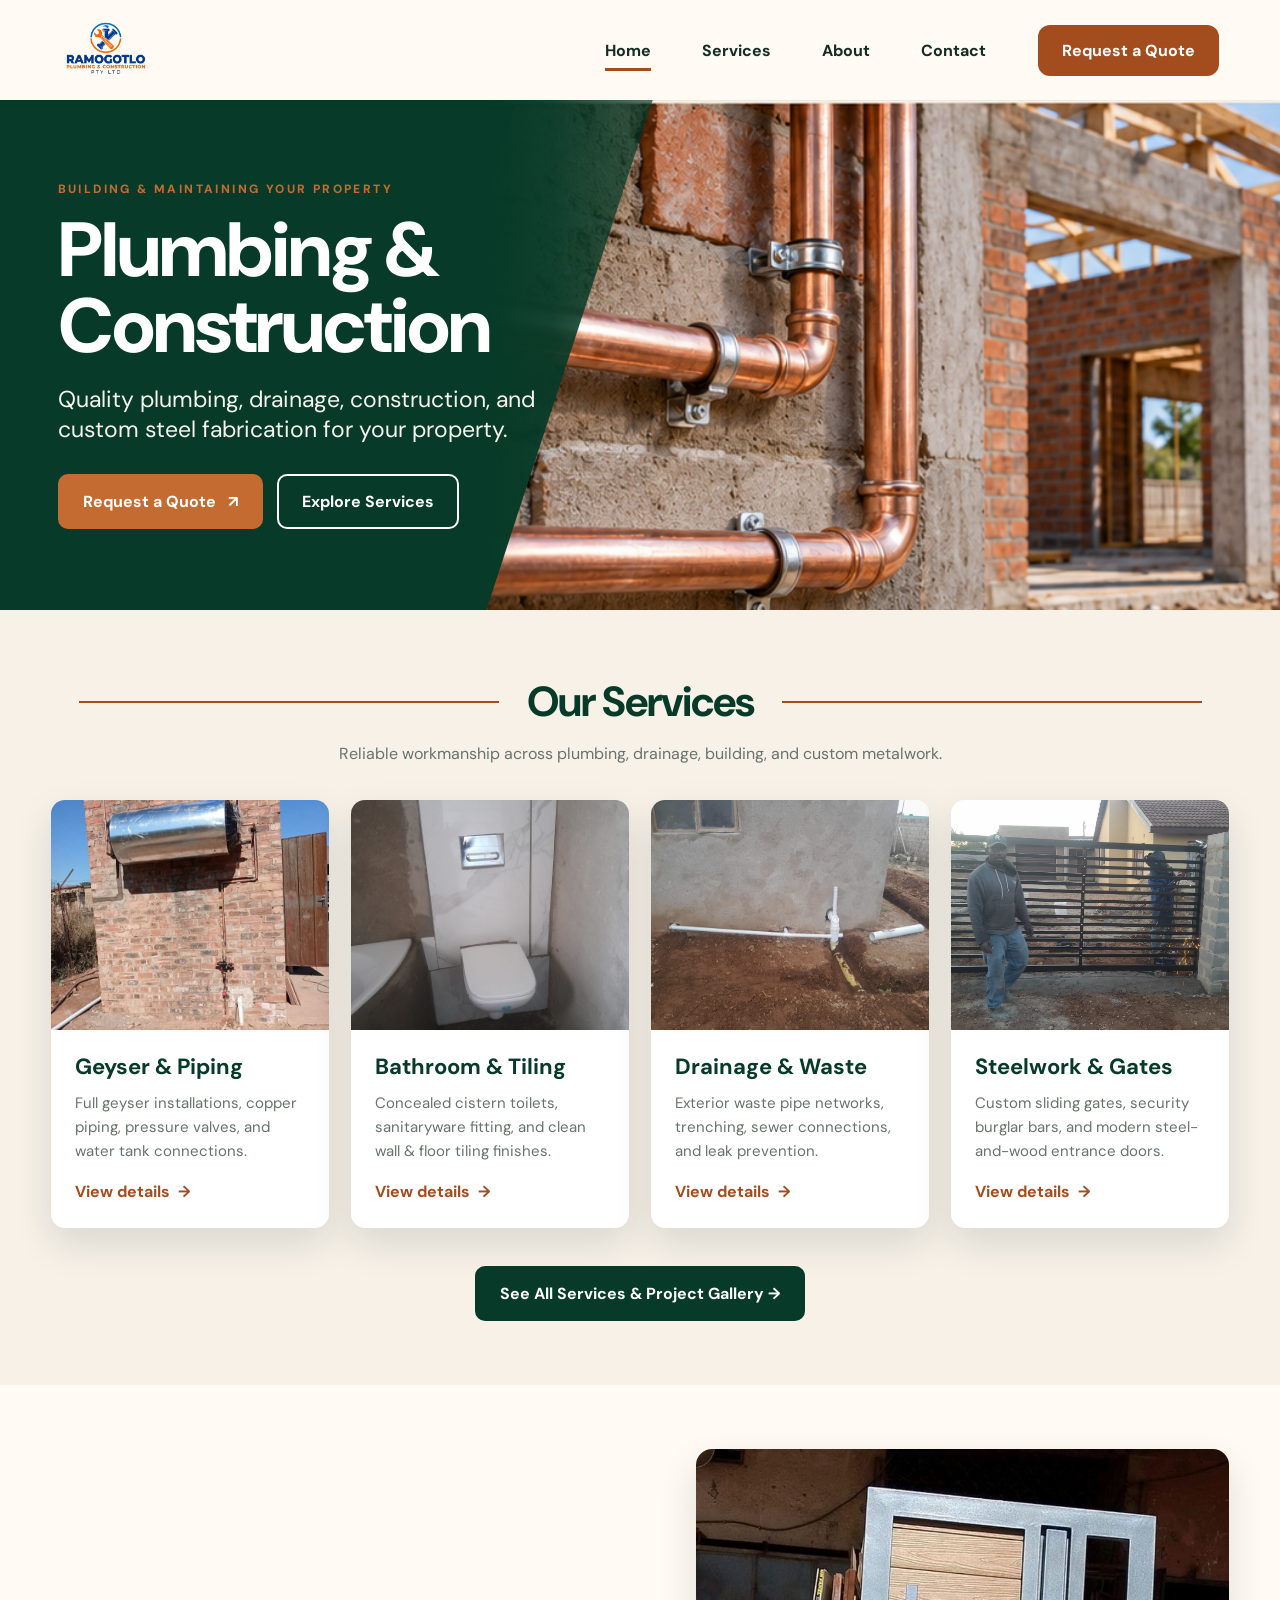
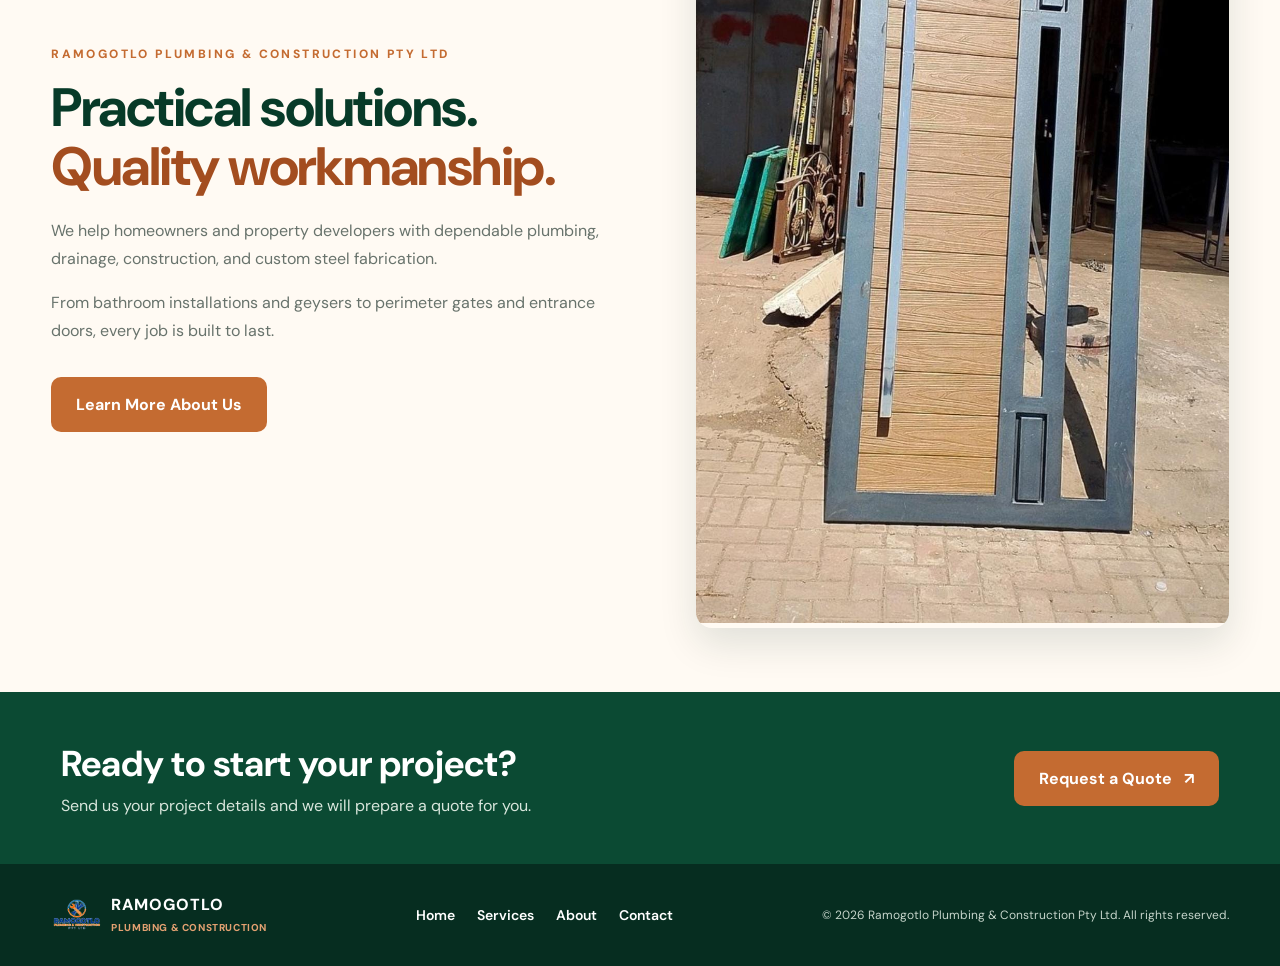
<file: index.html>
<!DOCTYPE html>
<html lang="en">
<head>
  <meta charset="UTF-8">
  <meta name="viewport" content="width=device-width, initial-scale=1.0">
  <meta name="description" content="Ramogotlo Plumbing & Construction Pty Ltd — plumbing, construction, and steelwork services.">
  <title>Ramogotlo Plumbing & Construction | Home</title>
  <link rel="preconnect" href="https://fonts.googleapis.com">
  <link rel="preconnect" href="https://fonts.gstatic.com" crossorigin>
  <link href="https://fonts.googleapis.com/css2?family=DM+Sans:wght@400;500;600;700;800&display=swap" rel="stylesheet">
  <link rel="stylesheet" href="styles.css">
</head>
<body>
  <header class="site-header">
    <a class="brand" href="index.html" aria-label="Ramogotlo home">
      <img src="assets/logo.png" alt="Ramogotlo Plumbing and Construction Pty Ltd logo">
     
    <button class="menu-toggle" id="menuToggle" aria-label="Open navigation" aria-expanded="false">☰</button>
    <nav id="navMenu" class="nav-menu">
      <a class="nav-link active" href="index.html">Home</a>
      <a class="nav-link" href="services.html">Services</a>
      <a class="nav-link" href="about.html">About</a>
      <a class="nav-link" href="contact.html">Contact</a>
      <a class="nav-quote" href="contact.html">Request a Quote</a>
    </nav>
  </header>

  <main>
    <section class="hero">
      <div class="hero-image" aria-hidden="true"></div>
      <div class="hero-shade"></div>
      <div class="hero-content">
        <p class="eyebrow">Building &amp; maintaining your property</p>
        <h1>Plumbing &amp;<br>Construction</h1>
        <p class="hero-subtitle">Quality plumbing, drainage, construction, and custom steel fabrication for your property.</p>
        <div class="hero-actions">
          <a class="button button-orange" href="contact.html">Request a Quote <span>↗</span></a>
          <a class="button button-outline" href="services.html">Explore Services</a>
        </div>
      </div>
    </section>

    <section class="services section">
      <div class="section-heading"><span></span><h2>Our Services</h2><span></span></div>
      <p class="section-intro">Reliable workmanship across plumbing, drainage, building, and custom metalwork.</p>
      
      <div class="service-grid-4">
        <article class="service-card">
          <img src="assets/service-geyser.jpeg" alt="Outdoor geyser and copper pipe installation">
          <div class="service-card-content">
            <h3>Geyser &amp; Piping</h3>
            <p>Full geyser installations, copper piping, pressure valves, and water tank connections.</p>
            <a href="services.html#plumbing">View details <span>→</span></a>
          </div>
        </article>

        <article class="service-card">
          <img src="assets/service-toilet.jpeg" alt="Wall-hung toilet and bathroom tiling">
          <div class="service-card-content">
            <h3>Bathroom &amp; Tiling</h3>
            <p>Concealed cistern toilets, sanitaryware fitting, and clean wall &amp; floor tiling finishes.</p>
            <a href="services.html#bathroom">View details <span>→</span></a>
          </div>
        </article>

        <article class="service-card">
          <img src="assets/service-drainage.jpeg" alt="Exterior PVC waste pipes and underground drainage">
          <div class="service-card-content">
            <h3>Drainage &amp; Waste</h3>
            <p>Exterior waste pipe networks, trenching, sewer connections, and leak prevention.</p>
            <a href="services.html#drainage">View details <span>→</span></a>
          </div>
        </article>

        <article class="service-card">
          <img src="assets/service-gate.jpeg" alt="Custom steel sliding gate installation">
          <div class="service-card-content">
            <h3>Steelwork &amp; Gates</h3>
            <p>Custom sliding gates, security burglar bars, and modern steel-and-wood entrance doors.</p>
            <a href="services.html#steelwork">View details <span>→</span></a>
          </div>
        </article>
      </div>

      <div class="center-cta">
        <a class="button button-green" href="services.html">See All Services &amp; Project Gallery →</a>
      </div>
    </section>

    <section class="about section">
      <div class="about-text">
        <p class="eyebrow">Ramogotlo Plumbing &amp; Construction Pty Ltd</p>
        <h2>Practical solutions.<br><span>Quality workmanship.</span></h2>
        <p>We help homeowners and property developers with dependable plumbing, drainage, construction, and custom steel fabrication.</p>
        <p>From bathroom installations and geysers to perimeter gates and entrance doors, every job is built to last.</p>
        <a class="button button-orange" href="about.html">Learn More About Us</a>
      </div>
      <div class="about-visual">
        <img src="assets/service-door.jpeg" alt="Custom modern steel and wood entrance door">
      </div>
    </section>

    <section class="cta-banner">
      <div class="cta-banner-inner">
        <div>
          <h2>Ready to start your project?</h2>
          <p>Send us your project details and we will prepare a quote for you.</p>
        </div>
        <a class="button button-orange" href="contact.html">Request a Quote <span>↗</span></a>
      </div>
    </section>
  </main>

  <footer class="footer">
    <a href="index.html" class="footer-brand"><img src="assets/logo.png" alt="Ramogotlo logo"><span>RAMOGOTLO<br><small>PLUMBING &amp; CONSTRUCTION</small></span></a>
    <div class="footer-links">
      <a href="index.html">Home</a>
      <a href="services.html">Services</a>
      <a href="about.html">About</a>
      <a href="contact.html">Contact</a>
    </div>
    <p>© <span id="year"></span> Ramogotlo Plumbing &amp; Construction Pty Ltd. All rights reserved.</p>
  </footer>
  <script src="script.js"></script>
</body>
</html>
</file>
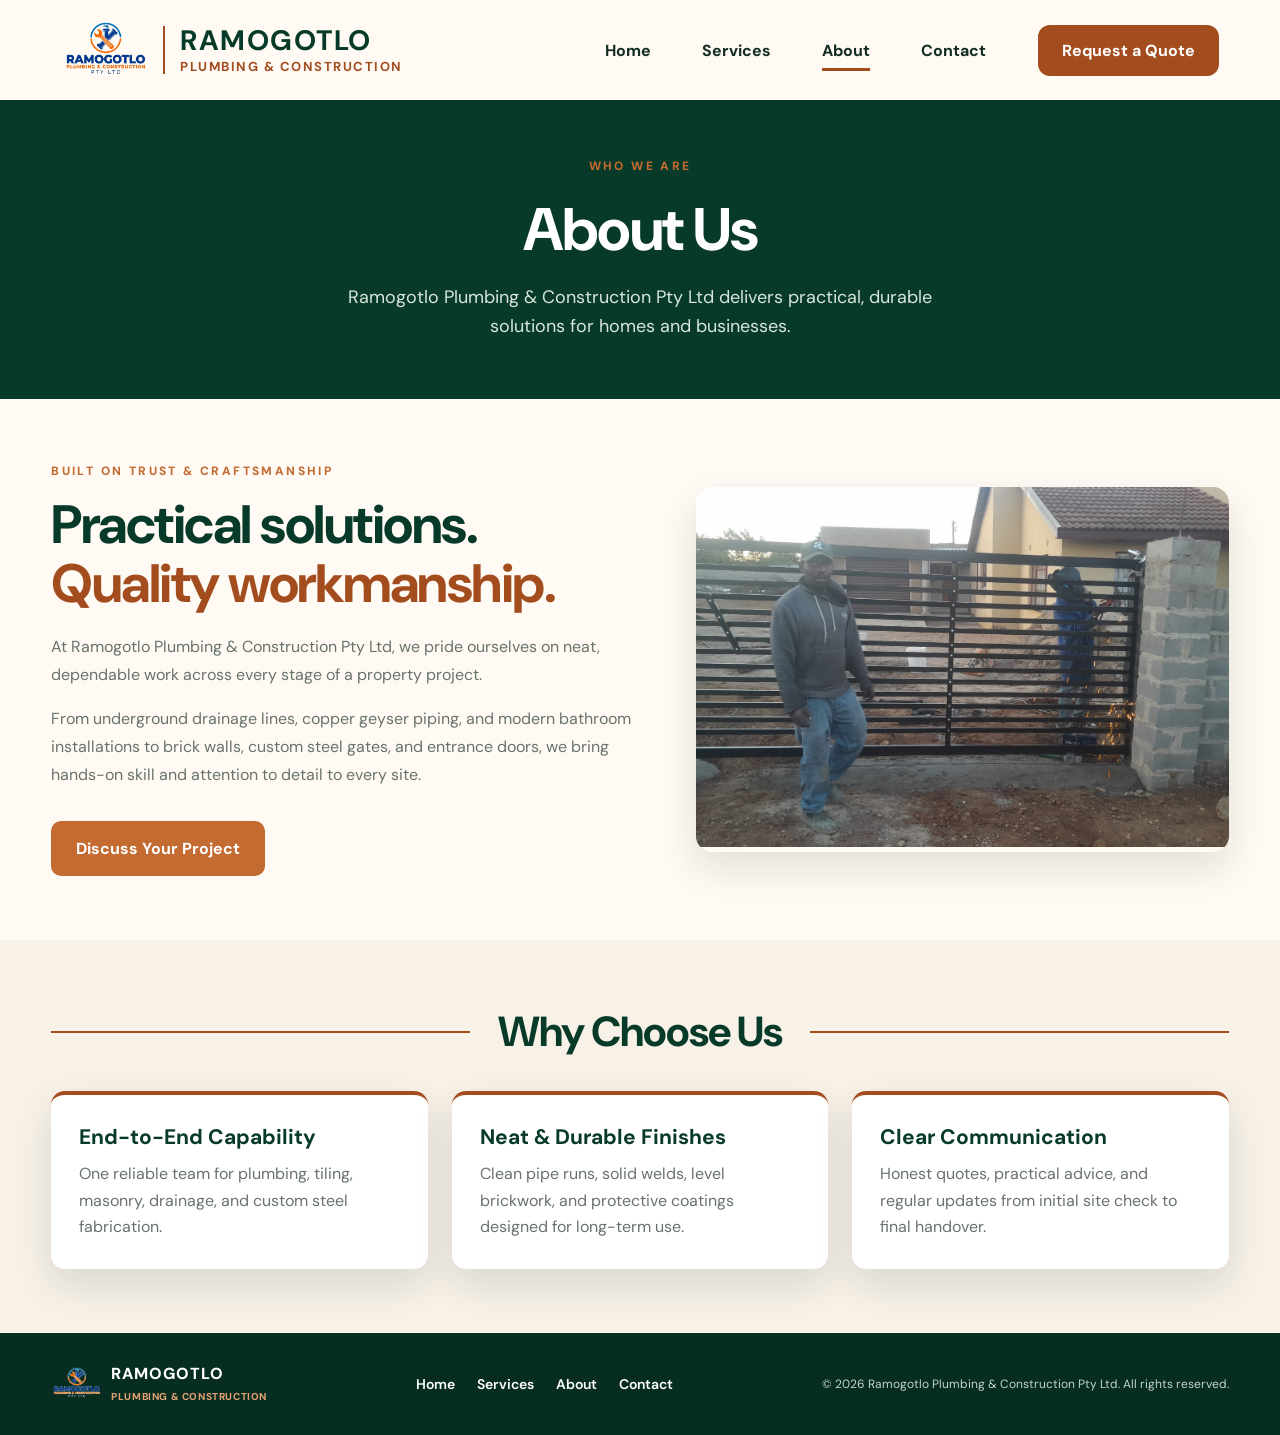
<file: about.html>
<!DOCTYPE html>
<html lang="en">
<head>
  <meta charset="UTF-8">
  <meta name="viewport" content="width=device-width, initial-scale=1.0">
  <meta name="description" content="About Ramogotlo Plumbing & Construction Pty Ltd — our commitment to reliable workmanship.">
  <title>About Us | Ramogotlo Plumbing & Construction</title>
  <link rel="preconnect" href="https://fonts.googleapis.com">
  <link rel="preconnect" href="https://fonts.gstatic.com" crossorigin>
  <link href="https://fonts.googleapis.com/css2?family=DM+Sans:wght@400;500;600;700;800&display=swap" rel="stylesheet">
  <link rel="stylesheet" href="styles.css">
</head>
<body>
  <header class="site-header">
    <a class="brand" href="index.html" aria-label="Ramogotlo home">
      <img src="assets/logo.png" alt="Ramogotlo Plumbing and Construction Pty Ltd logo">
      <span class="brand-copy"><strong>RAMOGOTLO</strong><small>PLUMBING &amp; CONSTRUCTION</small></span>
    </a>
    <button class="menu-toggle" id="menuToggle" aria-label="Open navigation" aria-expanded="false">☰</button>
    <nav id="navMenu" class="nav-menu">
      <a class="nav-link" href="index.html">Home</a>
      <a class="nav-link" href="services.html">Services</a>
      <a class="nav-link active" href="about.html">About</a>
      <a class="nav-link" href="contact.html">Contact</a>
      <a class="nav-quote" href="contact.html">Request a Quote</a>
    </nav>
  </header>

  <main>
    <section class="page-banner">
      <p class="eyebrow">Who We Are</p>
      <h1>About Us</h1>
      <p>Ramogotlo Plumbing &amp; Construction Pty Ltd delivers practical, durable solutions for homes and businesses.</p>
    </section>

    <section class="about section">
      <div class="about-text">
        <p class="eyebrow">Built on Trust &amp; Craftsmanship</p>
        <h2>Practical solutions.<br><span>Quality workmanship.</span></h2>
        <p>At Ramogotlo Plumbing &amp; Construction Pty Ltd, we pride ourselves on neat, dependable work across every stage of a property project.</p>
        <p>From underground drainage lines, copper geyser piping, and modern bathroom installations to brick walls, custom steel gates, and entrance doors, we bring hands-on skill and attention to detail to every site.</p>
        <a class="button button-orange" href="contact.html">Discuss Your Project</a>
      </div>
      <div class="about-visual">
        <img src="assets/service-gate.jpeg" alt="Ramogotlo team installing a custom steel gate">
      </div>
    </section>

    <section class="values section">
      <div class="section-heading"><span></span><h2>Why Choose Us</h2><span></span></div>
      <div class="values-grid">
        <article class="value-card">
          <h3>End-to-End Capability</h3>
          <p>One reliable team for plumbing, tiling, masonry, drainage, and custom steel fabrication.</p>
        </article>
        <article class="value-card">
          <h3>Neat &amp; Durable Finishes</h3>
          <p>Clean pipe runs, solid welds, level brickwork, and protective coatings designed for long-term use.</p>
        </article>
        <article class="value-card">
          <h3>Clear Communication</h3>
          <p>Honest quotes, practical advice, and regular updates from initial site check to final handover.</p>
        </article>
      </div>
    </section>
  </main>

  <footer class="footer">
    <a href="index.html" class="footer-brand"><img src="assets/logo.png" alt="Ramogotlo logo"><span>RAMOGOTLO<br><small>PLUMBING &amp; CONSTRUCTION</small></span></a>
    <div class="footer-links">
      <a href="index.html">Home</a>
      <a href="services.html">Services</a>
      <a href="about.html">About</a>
      <a href="contact.html">Contact</a>
    </div>
    <p>© <span id="year"></span> Ramogotlo Plumbing &amp; Construction Pty Ltd. All rights reserved.</p>
  </footer>
  <script src="script.js"></script>
</body>
</html>
</file>
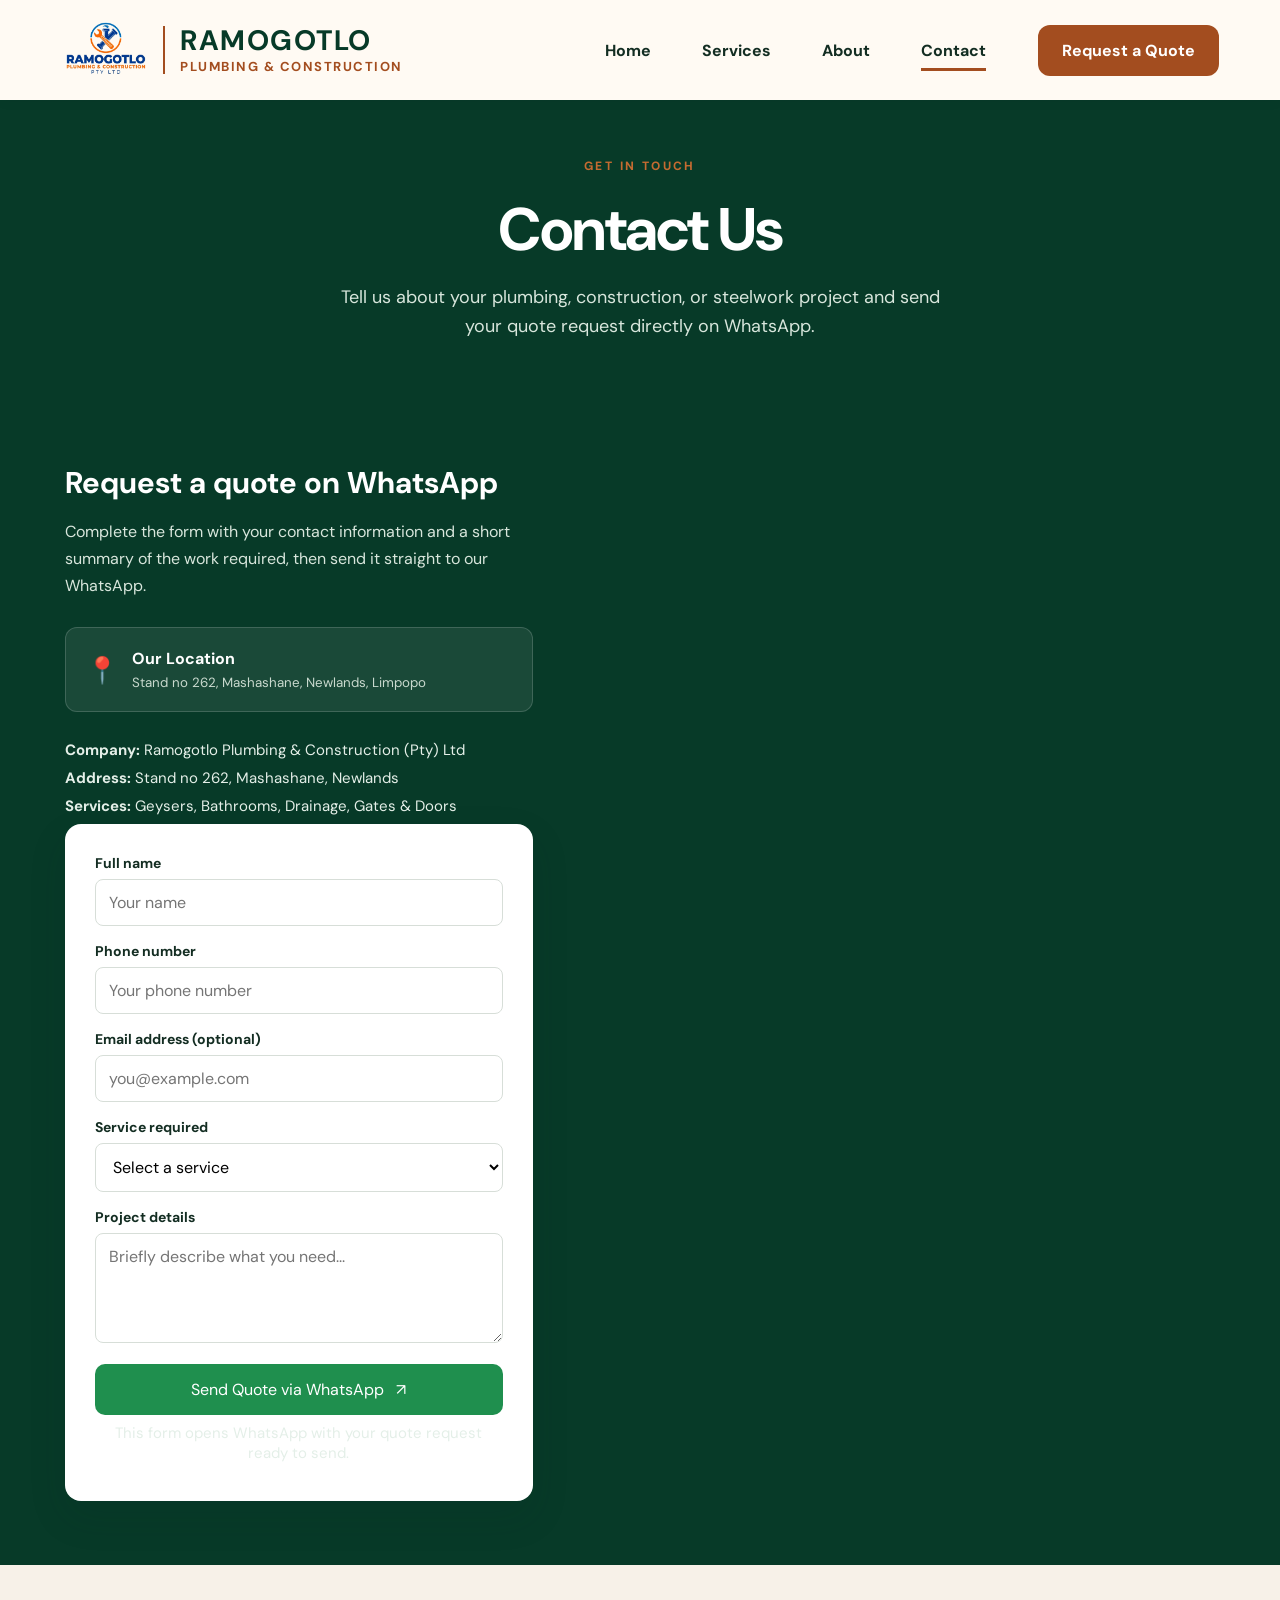
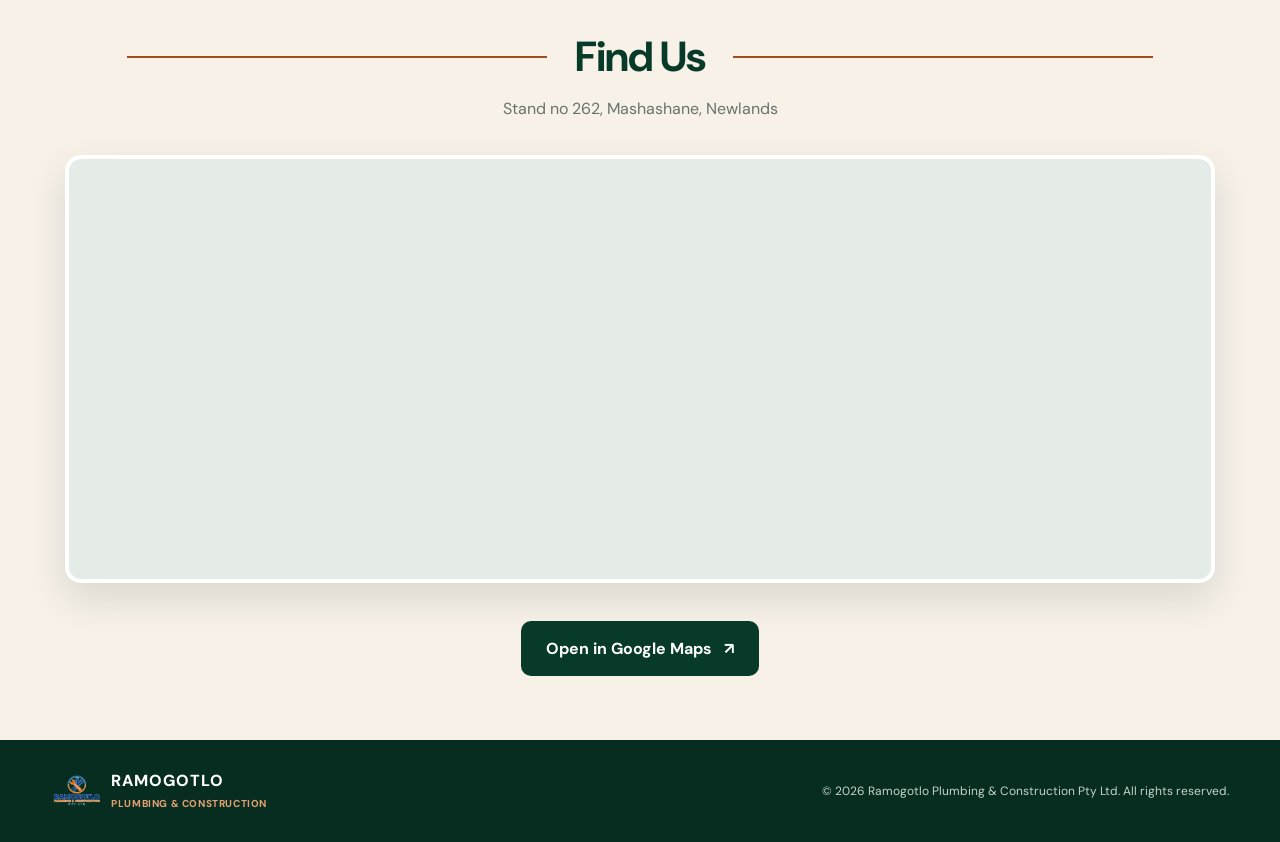
<file: contact.html>
<!DOCTYPE html>
<html lang="en">
<head>
  <meta charset="UTF-8">
  <meta name="viewport" content="width=device-width, initial-scale=1.0">
  <meta name="description" content="Contact Ramogotlo Plumbing & Construction Pty Ltd to request a quote via WhatsApp or find our location in Mashashane, Newlands.">
  <title>Contact Us | Ramogotlo Plumbing & Construction</title>
  <link rel="preconnect" href="https://fonts.googleapis.com">
  <link rel="preconnect" href="https://fonts.gstatic.com" crossorigin>
  <link href="https://fonts.googleapis.com/css2?family=DM+Sans:wght@400;500;600;700;800&display=swap" rel="stylesheet">
  <link rel="stylesheet" href="styles.css">
</head>
<body>
  <header class="site-header">
    <a class="brand" href="index.html" aria-label="Ramogotlo home">
      <img src="assets/logo.png" alt="Ramogotlo Plumbing and Construction Pty Ltd logo">
      <span class="brand-copy"><strong>RAMOGOTLO</strong><small>PLUMBING &amp; CONSTRUCTION</small></span>
    </a>
    <button class="menu-toggle" id="menuToggle" aria-label="Open navigation" aria-expanded="false">☰</button>
    <nav id="navMenu" class="nav-menu">
      <a class="nav-link" href="index.html">Home</a>
      <a class="nav-link" href="services.html">Services</a>
      <a class="nav-link" href="about.html">About</a>
      <a class="nav-link active" href="contact.html">Contact</a>
      <a class="nav-quote" href="contact.html">Request a Quote</a>
    </nav>
  </header>

  <main>
    <section class="page-banner">
      <p class="eyebrow">Get in Touch</p>
      <h1>Contact Us</h1>
      <p>Tell us about your plumbing, construction, or steelwork project and send your quote request directly on WhatsApp.</p>
    </section>

    <section class="contact section">
      <div class="contact-layout">
        <div class="contact-copy">
          <h3>Request a quote on WhatsApp</h3>
          <p>Complete the form with your contact information and a short summary of the work required, then send it straight to our WhatsApp.</p>
          
          <div class="contact-note">
            <span class="note-icon">📍</span>
            <div>
              <strong>Our Location</strong>
              <small>Stand no 262, Mashashane, Newlands, Limpopo</small>
            </div>
          </div>

          <div class="contact-details-list">
            <p><strong>Company:</strong> Ramogotlo Plumbing &amp; Construction (Pty) Ltd</p>
            <p><strong>Address:</strong> Stand no 262, Mashashane, Newlands</p>
            <p><strong>Services:</strong> Geysers, Bathrooms, Drainage, Gates &amp; Doors</p>
       

        <form id="quoteForm" class="quote-form">
          <div class="form-row"><label for="name">Full name</label><input id="name" name="name" required placeholder="Your name"></div>
          <div class="form-row"><label for="phone">Phone number</label><input id="phone" name="phone" type="tel" required placeholder="Your phone number"></div>
          <div class="form-row"><label for="email">Email address (optional)</label><input id="email" name="email" type="email" placeholder="you@example.com"></div>
          <div class="form-row">
            <label for="service">Service required</label>
            <select id="service" name="service" required>
              <option value="" disabled selected>Select a service</option>
              <option value="Plumbing">Plumbing (Geysers, Bathrooms, Drainage)</option>
              <option value="Construction">Construction &amp; Steelwork (Gates, Doors, Brickwork)</option>
              <option value="Both plumbing and construction">Both plumbing and construction</option>
              <option value="Other / Not sure">Other / Not sure</option>
            </select>
          </div>
          <div class="form-row"><label for="details">Project details</label><textarea id="details" name="details" rows="4" required placeholder="Briefly describe what you need..."></textarea></div>
          <button class="button button-whatsapp form-submit" type="submit">Send Quote via WhatsApp <span>↗</span></button>
          <p class="form-help" id="formHelp">This form opens WhatsApp with your quote request ready to send.</p>
        </form>
      </div>
    </section>

    <section class="map-section section">
      <div class="section-heading"><span></span><h2>Find Us</h2><span></span></div>
      <p class="section-intro">Stand no 262, Mashashane, Newlands</p>
      
      <div class="map-container">
        <iframe
          title="Ramogotlo Plumbing & Construction Location - Stand no 262 Mashashane Newlands"
          src="https://maps.google.com/maps?q=Stand%20262,%20Mashashane,%20Newlands,%20Limpopo&t=&z=14&ie=UTF8&iwloc=&output=embed"
          loading="lazy"
          referrerpolicy="no-referrer-when-downgrade"
          allowfullscreen>
        </iframe>
      </div>

      <div class="center-cta">
        <a class="button button-green" href="https://www.google.com/maps/search/?api=1&query=Stand+262+Mashashane+Newlands+Limpopo" target="_blank" rel="noopener noreferrer">
          Open in Google Maps <span>↗</span>
        </a>
      </div>
    </section>
  </main>

  <footer class="footer">
    <a href="index.html" class="footer-brand"><img src="assets/logo.png" alt="Ramogotlo logo"><span>RAMOGOTLO<br><small>PLUMBING &amp; CONSTRUCTION</small></span></a>
    
    <p>© <span id="year"></span> Ramogotlo Plumbing &amp; Construction Pty Ltd. All rights reserved.</p>
  </footer>
  <script src="script.js"></script>
</body>
</html>
</file>
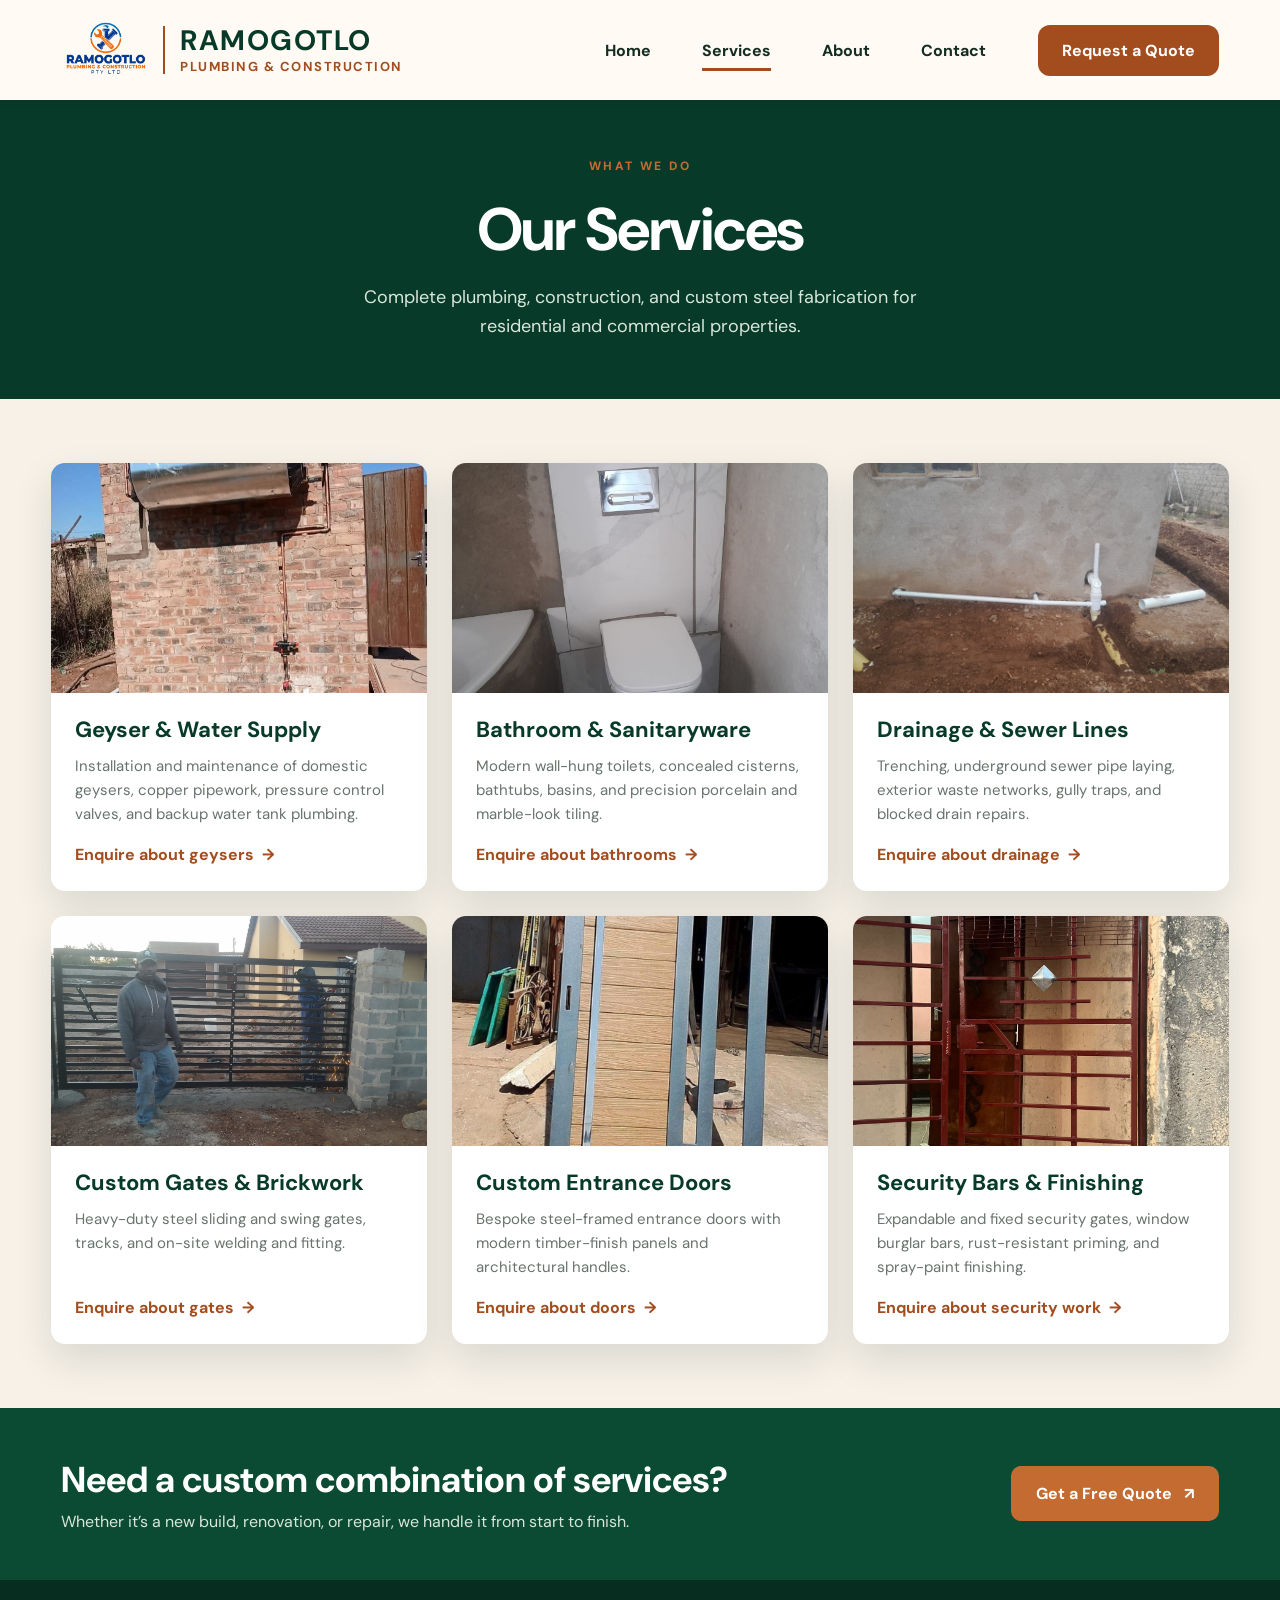
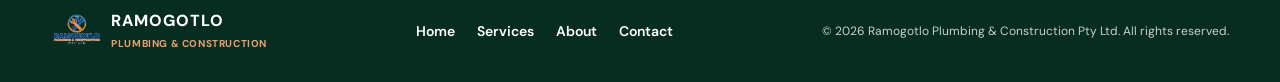
<file: services.html>
<!DOCTYPE html>
<html lang="en">
<head>
  <meta charset="UTF-8">
  <meta name="viewport" content="width=device-width, initial-scale=1.0">
  <meta name="description" content="Plumbing, drainage, bathroom tiling, construction, and custom steelwork services by Ramogotlo Plumbing & Construction.">
  <title>Services | Ramogotlo Plumbing & Construction</title>
  <link rel="preconnect" href="https://fonts.googleapis.com">
  <link rel="preconnect" href="https://fonts.gstatic.com" crossorigin>
  <link href="https://fonts.googleapis.com/css2?family=DM+Sans:wght@400;500;600;700;800&display=swap" rel="stylesheet">
  <link rel="stylesheet" href="styles.css">
</head>
<body>
  <header class="site-header">
    <a class="brand" href="index.html" aria-label="Ramogotlo home">
      <img src="assets/logo.png" alt="Ramogotlo Plumbing and Construction Pty Ltd logo">
      <span class="brand-copy"><strong>RAMOGOTLO</strong><small>PLUMBING &amp; CONSTRUCTION</small></span>
    </a>
    <button class="menu-toggle" id="menuToggle" aria-label="Open navigation" aria-expanded="false">☰</button>
    <nav id="navMenu" class="nav-menu">
      <a class="nav-link" href="index.html">Home</a>
      <a class="nav-link active" href="services.html">Services</a>
      <a class="nav-link" href="about.html">About</a>
      <a class="nav-link" href="contact.html">Contact</a>
      <a class="nav-quote" href="contact.html">Request a Quote</a>
    </nav>
  </header>

  <main>
    <section class="page-banner">
      <p class="eyebrow">What We Do</p>
      <h1>Our Services</h1>
      <p>Complete plumbing, construction, and custom steel fabrication for residential and commercial properties.</p>
    </section>

    <section class="services section">
      <div class="service-grid-3">
        <article class="service-card" id="plumbing">
          <img src="assets/service-geyser.jpeg" alt="Geyser and copper pipe installation">
          <div class="service-card-content">
            <h3>Geyser &amp; Water Supply</h3>
            <p>Installation and maintenance of domestic geysers, copper pipework, pressure control valves, and backup water tank plumbing.</p>
            <a href="contact.html?service=Plumbing">Enquire about geysers <span>→</span></a>
          </div>
        </article>

        <article class="service-card" id="bathroom">
          <img src="assets/service-toilet.jpeg" alt="Wall-hung toilet and marble wall tiling">
          <div class="service-card-content">
            <h3>Bathroom &amp; Sanitaryware</h3>
            <p>Modern wall-hung toilets, concealed cisterns, bathtubs, basins, and precision porcelain and marble-look tiling.</p>
            <a href="contact.html?service=Plumbing">Enquire about bathrooms <span>→</span></a>
          </div>
        </article>

        <article class="service-card" id="drainage">
          <img src="assets/service-drainage.jpeg" alt="PVC drainage and underground trench pipes">
          <div class="service-card-content">
            <h3>Drainage &amp; Sewer Lines</h3>
            <p>Trenching, underground sewer pipe laying, exterior waste networks, gully traps, and blocked drain repairs.</p>
            <a href="contact.html?service=Plumbing">Enquire about drainage <span>→</span></a>
          </div>
        </article>

        <article class="service-card" id="steelwork">
          <img src="assets/service-gate.jpeg" alt="Custom steel sliding gate installation">
          <div class="service-card-content">
            <h3>Custom Gates &amp; Brickwork</h3>
            <p>Heavy-duty steel sliding and swing gates, tracks, and on-site welding and fitting.</p>
            <a href="contact.html?service=Construction">Enquire about gates <span>→</span></a>
          </div>
        </article>

        <article class="service-card">
          <img src="assets/service-door.jpeg" alt="Modern steel and wood-panel front door">
          <div class="service-card-content">
            <h3>Custom Entrance Doors</h3>
            <p>Bespoke steel-framed entrance doors with modern timber-finish panels and architectural handles.</p>
            <a href="contact.html?service=Construction">Enquire about doors <span>→</span></a>
          </div>
        </article>

        <article class="service-card">
          <img src="assets/service-security.jpeg" alt="Burglar bars and protective spray painting">
          <div class="service-card-content">
            <h3>Security Bars &amp; Finishing</h3>
            <p>Expandable and fixed security gates, window burglar bars, rust-resistant priming, and spray-paint finishing.</p>
            <a href="contact.html?service=Construction">Enquire about security work <span>→</span></a>
          </div>
        </article>
      </div>
    </section>

    <section class="cta-banner">
      <div class="cta-banner-inner">
        <div>
          <h2>Need a custom combination of services?</h2>
          <p>Whether it’s a new build, renovation, or repair, we handle it from start to finish.</p>
        </div>
        <a class="button button-orange" href="contact.html">Get a Free Quote <span>↗</span></a>
      </div>
    </section>
  </main>

  <footer class="footer">
    <a href="index.html" class="footer-brand"><img src="assets/logo.png" alt="Ramogotlo logo"><span>RAMOGOTLO<br><small>PLUMBING &amp; CONSTRUCTION</small></span></a>
    <div class="footer-links">
      <a href="index.html">Home</a>
      <a href="services.html">Services</a>
      <a href="about.html">About</a>
      <a href="contact.html">Contact</a>
    </div>
    <p>© <span id="year"></span> Ramogotlo Plumbing &amp; Construction Pty Ltd. All rights reserved.</p>
  </footer>
  <script src="script.js"></script>
</body>
</html>
</file>
<file: styles.css>
:root {
  --green: #073a28;
  --green2: #0b4a33;
  --orange: #a34d1f;
  --orange2: #c46b31;
  --cream: #f7f1e8;
  --text: #132d22;
  --muted: #68736c;
  --white: #fff;
  --shadow: 0 16px 38px rgba(9, 44, 29, .12);
}

* { box-sizing: border-box; }
html { scroll-behavior: smooth; scroll-padding-top: 90px; }
body { margin: 0; font-family: 'DM Sans', Arial, sans-serif; color: var(--text); background: var(--cream); }
a { color: inherit; text-decoration: none; }

/* Header */
.site-header {
  height: 100px;
  padding: 0 clamp(22px, 4.8vw, 72px);
  display: flex;
  align-items: center;
  justify-content: space-between;
  background: #fffaf3;
  position: sticky;
  top: 0;
  z-index: 50;
  box-shadow: 0 2px 12px rgba(0, 0, 0, .04);
}
.brand { display: flex; align-items: center; gap: 12px; min-width: 0; }
.brand img { width: 90px; height: 80px; object-fit: contain; }
.brand-copy { display: flex; flex-direction: column; border-left: 2px solid var(--orange); padding-left: 15px; line-height: 1.05; }
.brand-copy strong { font-size: clamp(20px, 2.2vw, 30px); letter-spacing: 1.5px; color: var(--green); }
.brand-copy small { font-size: 13px; letter-spacing: 1.5px; color: var(--orange); font-weight: 700; margin-top: 5px; }

.nav-menu { display: flex; align-items: center; gap: clamp(20px, 4vw, 54px); }
.nav-link { font-weight: 700; position: relative; padding: 10px 0; }
.nav-link:after { content: ''; position: absolute; bottom: 0; left: 0; width: 0; height: 3px; background: var(--orange); transition: .25s; }
.nav-link:hover:after, .nav-link.active:after { width: 100%; }
.nav-quote { background: var(--orange); color: white; padding: 15px 24px; border-radius: 12px; font-weight: 700; transition: .2s; }
.nav-quote:hover, .button-orange:hover { background: #803b18; transform: translateY(-2px); }
.menu-toggle { display: none; border: 0; background: none; font-size: 26px; color: var(--green); cursor: pointer; }

/* Hero & Page Banners */
.hero { min-height: 510px; position: relative; display: flex; align-items: center; overflow: hidden; background: var(--green); }
.hero-image { position: absolute; inset: 0 0 0 38%; background: url('assets/hero-construction.png') center/cover no-repeat; }
.hero-shade { position: absolute; inset: 0; background: linear-gradient(90deg, #073a28 0%, #073a28 38%, rgba(7, 58, 40, .95) 43%, rgba(7, 58, 40, .15) 66%, transparent 100%); clip-path: polygon(0 0, 51% 0, 38% 100%, 0 100%); }
.hero-content { position: relative; z-index: 2; color: white; padding: 55px clamp(28px, 4.5vw, 70px); max-width: 660px; }
.eyebrow { text-transform: uppercase; letter-spacing: 2.4px; font-size: 12px; font-weight: 800; color: var(--orange2); margin: 0 0 16px; }
.hero h1 { font-size: clamp(44px, 6vw, 82px); line-height: .98; margin: 0; font-weight: 800; letter-spacing: -2px; }
.hero-subtitle { font-size: clamp(17px, 2vw, 23px); margin: 20px 0 30px; color: #f5f4ed; }
.hero-actions { display: flex; gap: 14px; flex-wrap: wrap; }

.page-banner {
  background: var(--green);
  color: white;
  padding: 58px clamp(22px, 4.8vw, 72px);
  text-align: center;
}
.page-banner h1 { font-size: clamp(36px, 5vw, 60px); margin: 0 0 14px; letter-spacing: -1.5px; }
.page-banner p:not(.eyebrow) { max-width: 620px; margin: 0 auto; color: #d8e6dc; font-size: 18px; line-height: 1.6; }

/* Buttons */
.button { display: inline-flex; align-items: center; justify-content: center; gap: 12px; padding: 15px 23px; border-radius: 10px; font-weight: 700; transition: .2s; border: 2px solid transparent; cursor: pointer; }
.button-orange { background: var(--orange2); color: white; }
.button-green { background: var(--green); color: white; }
.button-green:hover { background: var(--green2); transform: translateY(-2px); }
.button-outline { border-color: white; color: white; background: transparent; }
.button-outline:hover { background: white; color: var(--green); }
.center-cta { text-align: center; margin-top: 38px; }

/* Sections & Grids */
.section { padding: 64px clamp(22px, 4vw, 60px); }
.services { background: var(--cream); }
.section-heading { display: flex; align-items: center; gap: 28px; justify-content: center; margin-bottom: 14px; }
.section-heading span { height: 2px; background: var(--orange); flex: 1; max-width: 420px; }
.section-heading h2 { font-size: clamp(28px, 4vw, 42px); letter-spacing: -1px; margin: 0; color: var(--green); text-align: center; }
.section-intro { text-align: center; color: var(--muted); margin: 12px 0 36px; }

.service-grid-4 { display: grid; grid-template-columns: repeat(4, minmax(0, 1fr)); gap: 22px; max-width: 1380px; margin: auto; }
.service-grid-3 { display: grid; grid-template-columns: repeat(3, minmax(0, 1fr)); gap: 25px; max-width: 1360px; margin: auto; }

.service-card { overflow: hidden; border-radius: 14px; background: white; box-shadow: var(--shadow); display: flex; flex-direction: column; }
.service-card img { display: block; width: 100%; height: 230px; object-fit: cover; }
.service-card-content { padding: 22px 24px 26px; display: flex; flex-direction: column; flex: 1; }
.service-card h3 { margin: 0 0 10px; font-size: 22px; color: var(--green); }
.service-card p { margin: 0 0 18px; color: var(--muted); line-height: 1.6; font-size: 15px; flex: 1; }
.service-card a { font-weight: 700; color: var(--orange); display: inline-flex; gap: 8px; }
.service-card a:hover { gap: 13px; }

/* About & Values */
.about { display: grid; grid-template-columns: 1.05fr .95fr; gap: 55px; align-items: center; background: #fffaf3; }
.about-text { max-width: 600px; }
.about h2 { font-size: clamp(35px, 4.5vw, 54px); line-height: 1.1; margin: 0 0 20px; color: var(--green); letter-spacing: -1.5px; }
.about h2 span { color: var(--orange); }
.about-text > p:not(.eyebrow) { line-height: 1.75; color: var(--muted); }
.about .button { margin-top: 16px; }
.about-visual { border-radius: 16px; overflow: hidden; box-shadow: var(--shadow); min-height: 360px; }
.about-visual img { width: 100%; height: 100%; min-height: 360px; object-fit: cover; }

.values { background: var(--cream); }
.values-grid { display: grid; grid-template-columns: repeat(3, minmax(0, 1fr)); gap: 24px; max-width: 1200px; margin: 32px auto 0; }
.value-card { background: white; padding: 28px; border-radius: 14px; box-shadow: var(--shadow); border-top: 4px solid var(--orange); }
.value-card h3 { margin: 0 0 10px; color: var(--green); font-size: 21px; }
.value-card p { margin: 0; color: var(--muted); line-height: 1.65; }

/* CTA Banner */
.cta-banner { background: var(--green2); color: white; padding: 48px clamp(22px, 4.8vw, 72px); }
.cta-banner-inner { max-width: 1200px; margin: auto; display: flex; align-items: center; justify-content: space-between; gap: 24px; flex-wrap: wrap; }
.cta-banner h2 { margin: 0 0 8px; font-size: clamp(26px, 3.5vw, 36px); }
.cta-banner p { margin: 0; color: #d8e6dc; }

/* Contact */
.contact { background: var(--green); color: white; }
.contact-layout { max-width: 1150px; margin: auto; display: grid; grid-template-columns: .85fr 1.15fr; gap: 50px; align-items: start; }
.contact-copy h3 { font-size: 30px; margin: 0 0 15px; }
.contact-copy > p { line-height: 1.7; color: #d8e6dc; }
.contact-note { display: flex; align-items: center; gap: 14px; margin: 28px 0; padding: 20px; background: rgba(255, 255, 255, .08); border: 1px solid rgba(255, 255, 255, .16); border-radius: 12px; }
.note-icon { font-size: 26px; color: #e8a16a; }
.contact-note strong, .contact-note small { display: block; }
.contact-note small { margin-top: 5px; color: #c9d9ce; }
.contact-details-list p { margin: 8px 0; color: #e4efe8; font-size: 15px; }
.small-note { font-size: 12px !important; color: #b8cbbf !important; margin-top: 24px; }
.small-note code { background: rgba(255, 255, 255, .12); padding: 3px 5px; border-radius: 4px; }

.quote-form { background: #fff; color: var(--text); padding: 30px; border-radius: 16px; box-shadow: var(--shadow); }
.form-row { margin-bottom: 16px; }
.form-row label { display: block; font-weight: 700; font-size: 14px; margin-bottom: 7px; }
.form-row input, .form-row select, .form-row textarea { width: 100%; border: 1px solid #d7ded8; border-radius: 8px; padding: 12px 13px; font: inherit; outline: none; background: #fff; }
.form-row input:focus, .form-row select:focus, .form-row textarea:focus { border-color: var(--orange2); box-shadow: 0 0 0 3px rgba(196, 107, 49, .14); }
.form-row textarea { resize: vertical; }
.form-submit { width: 100%; font: inherit; border: 0; }
.form-help { text-align: center; color: #77847c; font-size: 12px; margin: 12px 0 0; }

/* Footer */
.footer { display: flex; align-items: center; justify-content: space-between; flex-wrap: wrap; gap: 20px; padding: 25px clamp(22px, 4vw, 60px); background: #062d20; color: white; }
.footer-brand { display: flex; align-items: center; gap: 8px; }
.footer-brand img { width: 52px; height: 52px; object-fit: contain; }
.footer-brand span { font-weight: 800; letter-spacing: 1px; }
.footer-brand small { font-size: 10px; color: #e2a071; letter-spacing: .6px; }
.footer-links { display: flex; gap: 22px; font-size: 14px; font-weight: 600; }
.footer-links a:hover { color: #e2a071; }
.footer p { font-size: 12px; color: #c5d4ca; margin: 0; }

/* Responsive */
@media (max-width: 1050px) {
  .service-grid-4 { grid-template-columns: repeat(2, minmax(0, 1fr)); }
  .service-grid-3 { grid-template-columns: repeat(2, minmax(0, 1fr)); }
}

@media (max-width: 900px) {
  .site-header { height: 82px; }
  .brand img { width: 68px; height: 66px; }
  .brand-copy strong { font-size: 22px; }
  .brand-copy small { font-size: 10px; }
  .nav-menu { gap: 20px; }
  .nav-quote { padding: 12px 15px; }
  .hero { min-height: 460px; }
  .hero-image { left: 30%; }
  .hero-shade { clip-path: polygon(0 0, 58% 0, 46% 100%, 0 100%); }
  .contact-layout, .about { gap: 30px; }
}

@media (max-width: 680px) {
  .site-header { padding: 0 16px; }
  .brand { gap: 6px; }
  .brand img { width: 55px; height: 60px; }
  .brand-copy { padding-left: 9px; }
  .brand-copy strong { font-size: 17px; letter-spacing: .8px; }
  .brand-copy small { font-size: 8px; letter-spacing: .8px; }
  .menu-toggle { display: block; }
  .nav-menu { position: absolute; top: 82px; left: 0; right: 0; background: #fffaf3; display: none; flex-direction: column; align-items: stretch; padding: 16px 22px 22px; gap: 5px; box-shadow: 0 12px 22px rgba(0, 0, 0, .12); }
  .nav-menu.open { display: flex; }
  .nav-link { padding: 12px; }
  .nav-link:after { display: none; }
  .nav-quote { text-align: center; margin-top: 8px; }
  .hero { min-height: 560px; align-items: flex-end; }
  .hero-image { inset: 0; background-position: 60% center; }
  .hero-shade { clip-path: none; background: linear-gradient(0deg, rgba(4, 44, 29, .98) 0%, rgba(4, 44, 29, .88) 55%, rgba(4, 44, 29, .15) 100%); }
  .hero-content { padding: 45px 24px 50px; }
  .hero h1 { font-size: 54px; }
  .service-grid-4, .service-grid-3, .values-grid, .about, .contact-layout { grid-template-columns: 1fr; }
  .footer { flex-direction: column; text-align: center; }
}
/* Map Section */
.map-section {
  background: var(--cream);
}
.map-container {
  max-width: 1150px;
  margin: 0 auto;
  border-radius: 16px;
  overflow: hidden;
  box-shadow: var(--shadow);
  border: 4px solid white;
  background: #e5ece8;
}
.map-container iframe {
  display: block;
  width: 100%;
  height: 420px;
  border: 0;
}
@media (max-width: 680px) {
  .map-container iframe {
    height: 300px;
  }
}
.button-whatsapp {
  background: #1f8f4e;
  color: white;
}
.button-whatsapp:hover {
  background: #18723e;
  transform: translateY(-2px);
}
</file>
